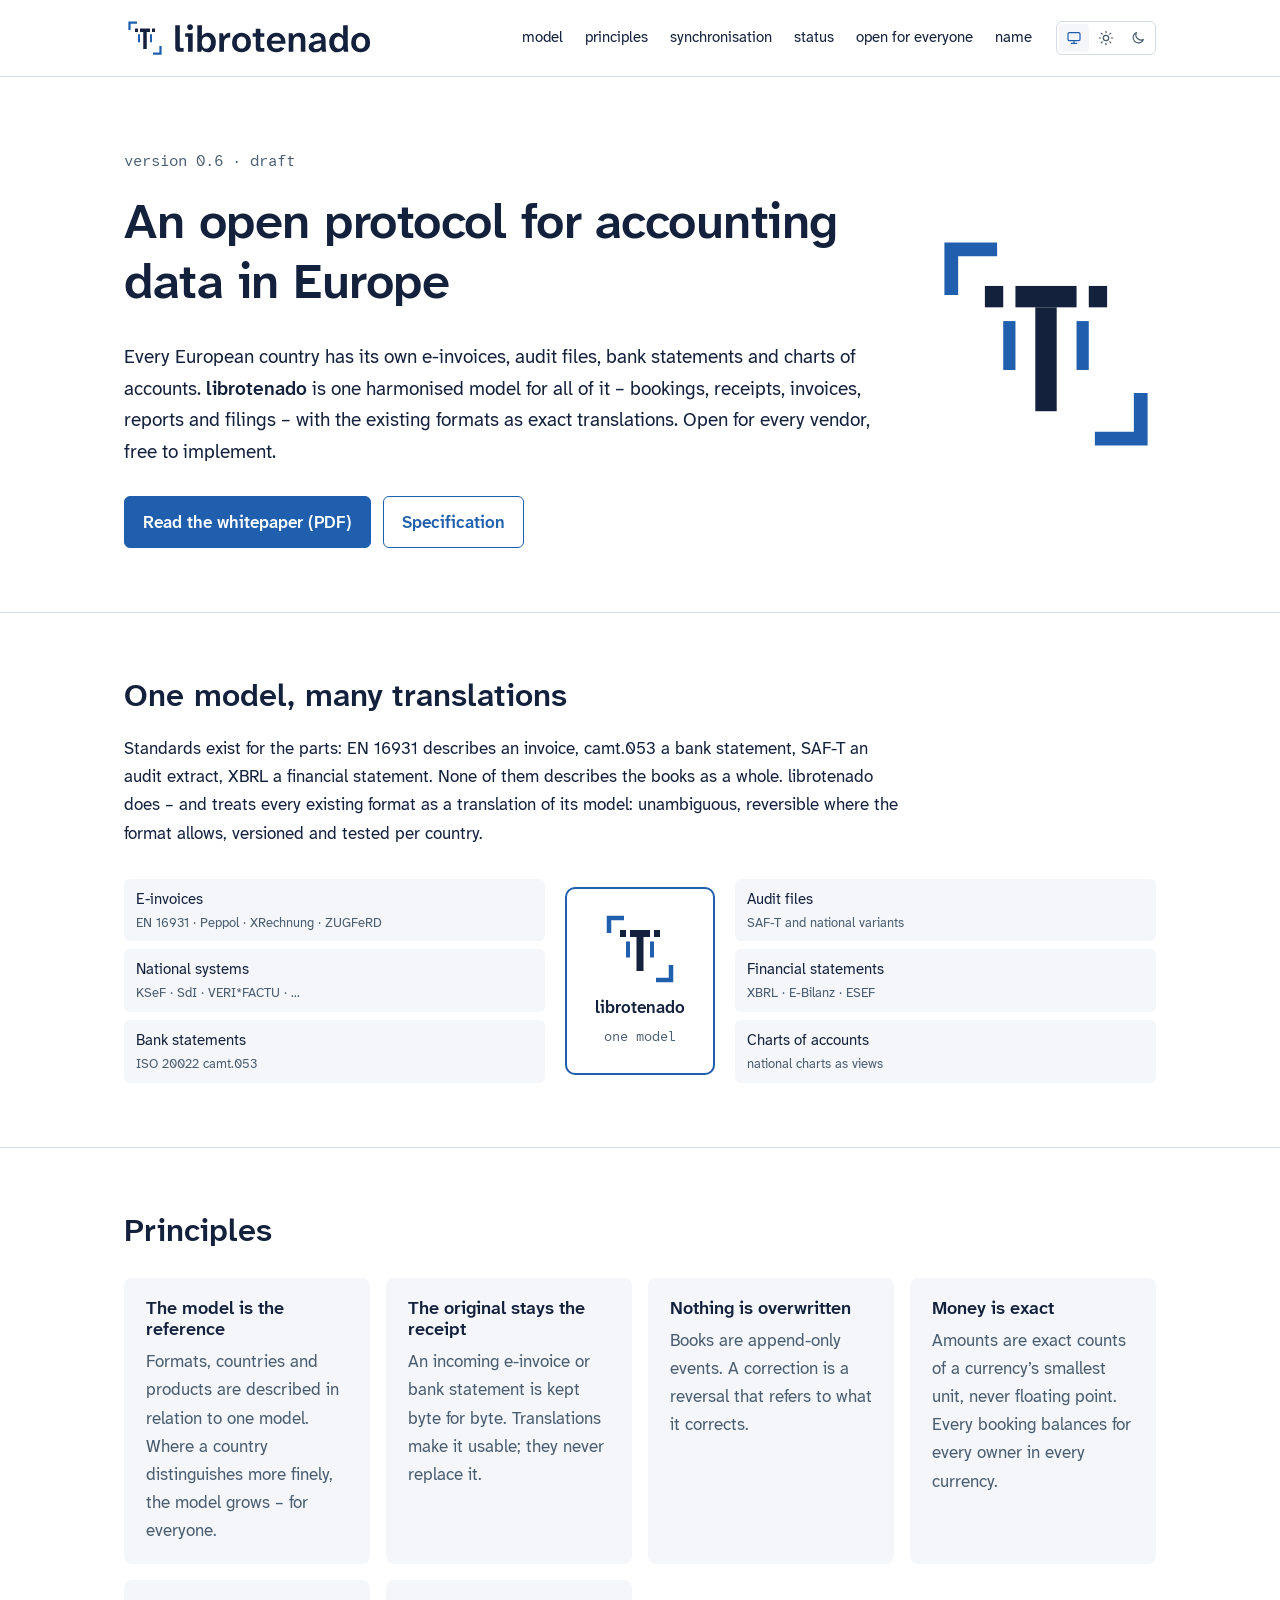
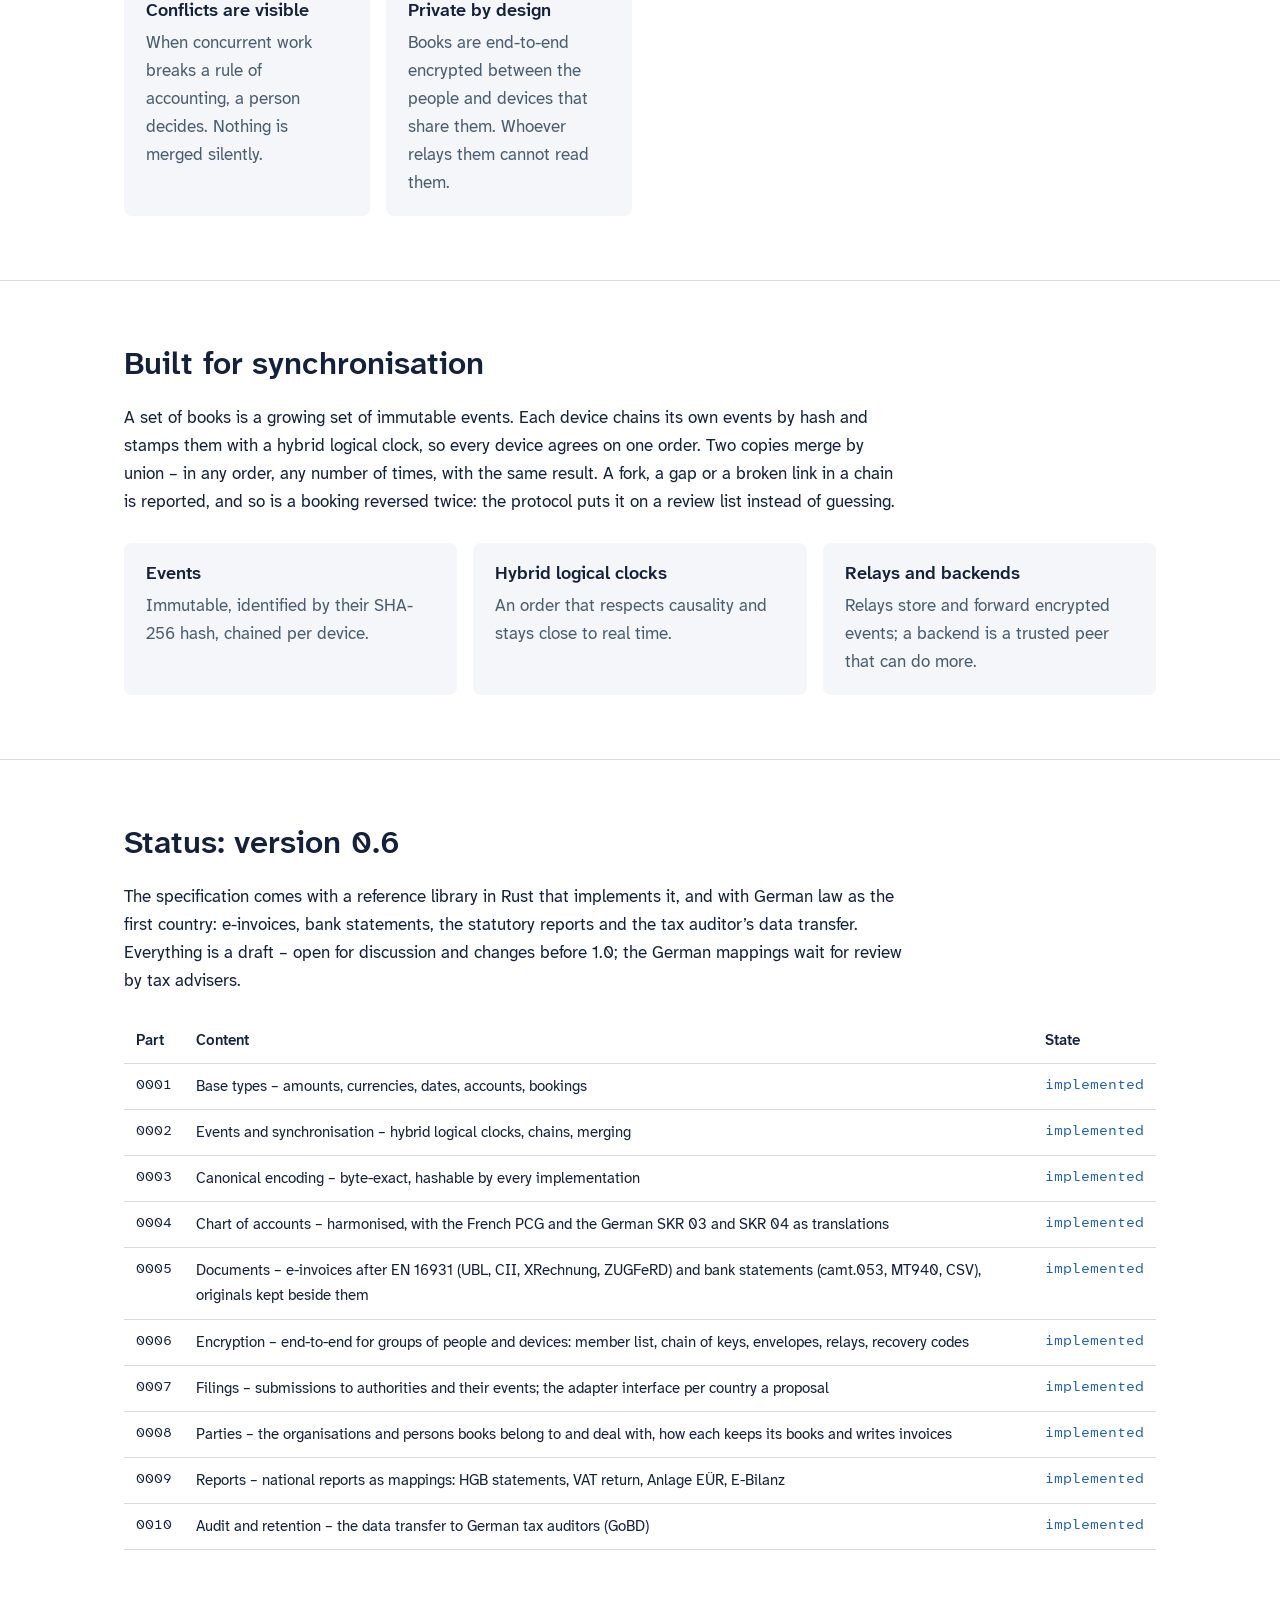
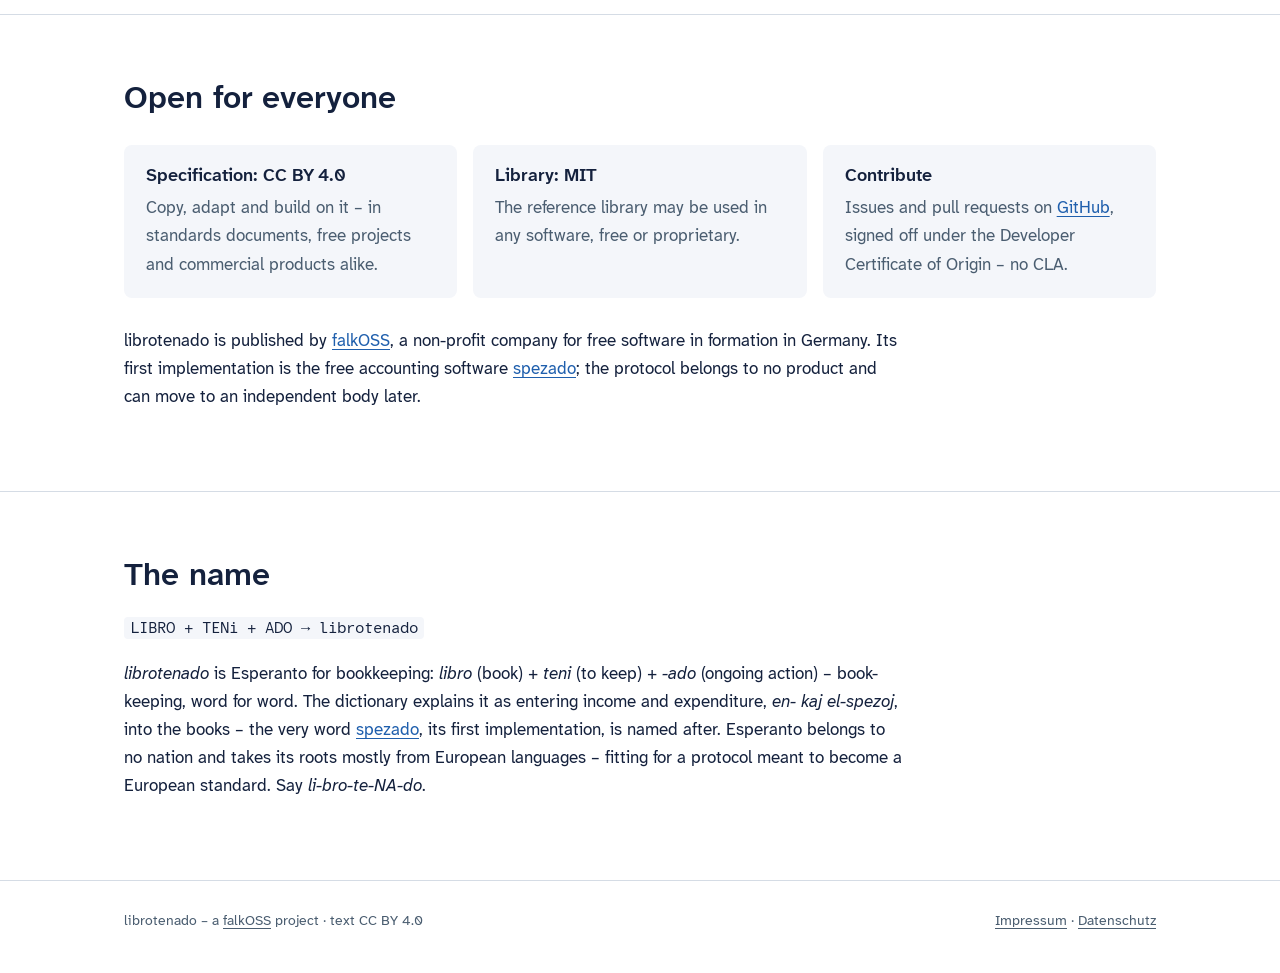
<file: index.html>
<!doctype html>
<html lang="en">
<head>
  <meta charset="utf-8">
  <meta name="viewport" content="width=device-width, initial-scale=1">
  <title>librotenado – open accounting protocol</title>
  <meta name="description" content="librotenado is an open protocol for accounting data in Europe: one harmonised model for bookings, receipts, invoices, reports and filings, with the existing European formats as translations. A falkOSS project.">
  <meta name="theme-color" content="#F4F6FA" media="(prefers-color-scheme: light)">
  <meta name="theme-color" content="#0E1729" media="(prefers-color-scheme: dark)">
  <link rel="canonical" href="https://librotenado.org/">
  <meta property="og:type" content="website">
  <meta property="og:url" content="https://librotenado.org/">
  <meta property="og:site_name" content="librotenado">
  <meta property="og:title" content="librotenado – open accounting protocol">
  <meta property="og:description" content="One harmonised model for accounting data in Europe – the existing formats as translations, open for everyone.">
  <meta property="og:image" content="https://librotenado.org/social.png">
  <meta property="og:image:width" content="1280">
  <meta property="og:image:height" content="640">
  <meta name="twitter:card" content="summary_large_image">
  <link rel="icon" href="favicon.ico" sizes="any">
  <link rel="icon" href="favicon.svg" type="image/svg+xml">
  <link rel="apple-touch-icon" href="apple-touch-icon.png">
  <link rel="manifest" href="site.webmanifest">
  <link rel="preload" href="assets/fonts/AtkinsonHyperlegibleNext-Regular.woff2" as="font" type="font/woff2" crossorigin>
  <link rel="preload" href="assets/fonts/AtkinsonHyperlegibleNext-SemiBold.woff2" as="font" type="font/woff2" crossorigin>
  <link rel="stylesheet" href="style.css">
  <script>
    // The visitor's choice of light or dark, if any; otherwise the system setting applies (style.css).
    try { const t = localStorage.getItem("theme"); if (t === "light" || t === "dark") document.documentElement.dataset.theme = t; } catch (e) {}
  </script>
</head>
<body>
  <header>
    <div class="wrap">
      <a class="home" href="./" aria-label="librotenado – home"><svg role="img" aria-label="librotenado" viewBox="-8 7.0 667.4 112.0"><style>.lt-i{fill:var(--logo-ink,#14213D)}.lt-a{fill:var(--logo-accent,#1F5FAD)}.lt-ac{stroke:var(--logo-accent,#1F5FAD)}.lt-s{fill:var(--logo-sub,#4A5D70)}@media (prefers-color-scheme: dark){.lt-i{fill:var(--logo-ink,#F4F6FA)}.lt-a{fill:var(--logo-accent,#7FB2F0)}.lt-ac{stroke:var(--logo-accent,#7FB2F0)}.lt-s{fill:var(--logo-sub,#A9B6C8)}}</style><g transform="translate(0.00 15.05) scale(1.33333)"><path d="M5 20 V5 H20 M67 52 V67 H52" fill="none" class="lt-ac" stroke-width="4.5"/><rect x="16" y="17" width="6" height="7" class="lt-i"/><rect x="26" y="17" width="20" height="7" class="lt-i"/><rect x="50" y="17" width="6" height="7" class="lt-i"/><rect x="32.5" y="24" width="7" height="34" class="lt-i"/><rect x="22" y="28.5" width="4" height="16" class="lt-a"/><rect x="46" y="28.5" width="4" height="16" class="lt-a"/></g><g transform="translate(122.88 0)"><path d="M20.200000000000003 100.0Q14.8 100.0 11.600000000000001 98.95Q8.4 97.9 7.1000000000000005 95.1Q5.800000000000001 92.3 5.800000000000001 87.0V29.200000000000003H18.0V84.3Q18.0 87.7 19.200000000000003 88.75Q20.400000000000002 89.8 24.200000000000003 89.8H28.1V100.0Z M40.0 100.0V59.8H32.300000000000004V50.4H52.300000000000004V100.0ZM45.400000000000006 41.699999999999996Q42.10000000000001 41.699999999999996 39.85000000000001 39.39999999999999Q37.6 37.099999999999994 37.6 33.89999999999999Q37.6 30.700000000000003 39.85000000000001 28.4Q42.10000000000001 26.099999999999994 45.400000000000006 26.099999999999994Q48.60000000000001 26.099999999999994 50.85000000000001 28.4Q53.10000000000001 30.700000000000003 53.10000000000001 33.89999999999999Q53.10000000000001 37.099999999999994 50.85000000000001 39.39999999999999Q48.60000000000001 41.699999999999996 45.400000000000006 41.699999999999996Z M92.5 101.2Q87.7 101.2 83.5 99.1Q79.30000000000001 97.0 77.0 92.9L74.9 100.0H64.7V29.200000000000003H77.0V57.599999999999994Q79.30000000000001 53.599999999999994 83.5 51.449999999999996Q87.7 49.3 92.5 49.3Q98.6 49.3 103.5 52.349999999999994Q108.4 55.4 111.25 61.150000000000006Q114.1 66.9 114.1 75.1Q114.1 83.2 111.25 89.05000000000001Q108.4 94.9 103.5 98.05000000000001Q98.6 101.2 92.5 101.2ZM88.80000000000001 91.4Q94.1 91.4 97.6 87.1Q101.1 82.8 101.1 75.1Q101.1 67.4 97.6 63.2Q94.1 59.0 88.80000000000001 59.0Q83.5 59.0 80.0 63.05Q76.5 67.1 76.5 75.2Q76.5 83.4 80.0 87.4Q83.5 91.4 88.80000000000001 91.4Z M123.4 100.0V50.4H132.9L135.60000000000002 59.5Q140.4 48.9 152.3 49.3V61.599999999999994Q143.5 61.099999999999994 139.60000000000002 64.8Q135.70000000000002 68.5 135.70000000000002 76.6V100.0Z M182.50000000000003 101.2Q176.10000000000002 101.2 170.3 98.45Q164.50000000000003 95.7 160.90000000000003 89.95Q157.3 84.2 157.3 75.2Q157.3 66.3 160.90000000000003 60.55Q164.50000000000003 54.8 170.3 52.05Q176.10000000000002 49.3 182.50000000000003 49.3Q188.8 49.3 194.60000000000002 52.05Q200.40000000000003 54.8 204.05 60.55Q207.70000000000002 66.3 207.70000000000002 75.2Q207.70000000000002 84.2 204.05 89.95Q200.40000000000003 95.7 194.60000000000002 98.45Q188.8 101.2 182.50000000000003 101.2ZM182.50000000000003 91.3Q185.8 91.3 188.65000000000003 89.69999999999999Q191.50000000000003 88.1 193.25000000000003 84.55Q195.00000000000003 81.0 195.00000000000003 75.2Q195.00000000000003 69.4 193.25000000000003 65.9Q191.50000000000003 62.4 188.65000000000003 60.75Q185.8 59.099999999999994 182.50000000000003 59.099999999999994Q179.10000000000002 59.099999999999994 176.25000000000003 60.75Q173.40000000000003 62.4 171.65000000000003 65.9Q169.90000000000003 69.4 169.90000000000003 75.2Q169.90000000000003 81.0 171.65000000000003 84.55Q173.40000000000003 88.1 176.25000000000003 89.69999999999999Q179.10000000000002 91.3 182.50000000000003 91.3Z M234.9 100.0Q229.4 100.0 226.25 99.0Q223.10000000000002 98.0 221.8 95.1Q220.5 92.2 220.5 86.7V59.9H212.20000000000002V50.4H220.5V38.0H232.8V50.4H243.3V59.9H232.8V83.8Q232.8 87.7 233.95000000000002 88.75Q235.10000000000002 89.8 238.60000000000002 89.8H243.3V100.0Z M275.90000000000003 101.2Q267.90000000000003 101.2 262.1 97.9Q256.3 94.6 253.15 88.75Q250.0 82.9 250.0 75.1Q250.0 67.19999999999999 253.4 61.39999999999999Q256.8 55.599999999999994 262.6 52.449999999999996Q268.40000000000003 49.3 275.5 49.3Q283.5 49.3 289.15 53.199999999999996Q294.8 57.099999999999994 297.6 63.75Q300.40000000000003 70.4 299.90000000000003 78.5H262.2Q262.8 83.3 265.0 86.1Q267.2 88.9 270.05 90.1Q272.90000000000003 91.3 275.7 91.3Q279.5 91.3 282.15 90.15Q284.8 89.0 286.40000000000003 87.1L296.70000000000005 90.6Q293.3 95.7 287.85 98.45Q282.40000000000003 101.2 275.90000000000003 101.2ZM262.2 70.3H288.0Q287.8 65.4 284.45000000000005 62.1Q281.1 58.8 275.7 58.8Q271.1 58.8 267.20000000000005 61.349999999999994Q263.3 63.9 262.2 70.3Z M308.40000000000003 100.0V50.4H318.6L320.7 57.4Q322.5 54.3 326.4 51.8Q330.3 49.3 336.3 49.3Q345.6 49.3 349.20000000000005 54.599999999999994Q352.8 59.9 352.8 69.3V100.0H340.6V72.5Q340.6 68.9 340.05 65.85Q339.5 62.8 337.6 60.9Q335.7 59.0 331.6 59.0Q320.7 59.0 320.7 73.9V100.0Z M378.6 101.2Q373.90000000000003 101.2 370.0 99.5Q366.1 97.8 363.8 94.55Q361.5 91.3 361.5 86.8Q361.5 80.9 365.6 77.30000000000001Q369.7 73.7 377.25 71.75Q384.8 69.8 395.2 68.9V67.6Q395.2 58.0 385.2 58.0Q381.40000000000003 58.0 378.85 59.7Q376.3 61.4 375.5 64.69999999999999L364.7 61.0Q367.0 55.8 372.45000000000005 52.55Q377.90000000000003 49.3 385.5 49.3Q396.1 49.3 401.45000000000005 54.099999999999994Q406.8 58.9 406.8 69.7V80.9Q406.8 86.4 407.3 91.5Q407.8 96.6 408.6 100.0H397.3L395.40000000000003 93.6Q390.5 101.2 378.6 101.2ZM382.7 92.4Q386.2 92.4 389.0 91.25Q391.8 90.1 393.5 87.3Q395.2 84.5 395.2 79.6V76.9Q385.2 77.7 379.8 79.75Q374.40000000000003 81.8 374.40000000000003 86.1Q374.40000000000003 89.0 376.65000000000003 90.7Q378.90000000000003 92.4 382.7 92.4Z M438.00000000000006 101.2Q431.90000000000003 101.2 427.0 98.05000000000001Q422.1 94.9 419.25 89.05000000000001Q416.40000000000003 83.2 416.40000000000003 75.1Q416.40000000000003 66.9 419.25 61.150000000000006Q422.1 55.4 427.0 52.349999999999994Q431.90000000000003 49.3 438.00000000000006 49.3Q442.80000000000007 49.3 447.00000000000006 51.449999999999996Q451.20000000000005 53.599999999999994 453.50000000000006 57.599999999999994V29.200000000000003H465.80000000000007V80.9Q465.80000000000007 84.1 466.05000000000007 89.1Q466.30000000000007 94.1 467.50000000000006 100.0H455.80000000000007L453.80000000000007 93.2Q451.00000000000006 97.2 446.9000000000001 99.2Q442.80000000000007 101.2 438.00000000000006 101.2ZM441.70000000000005 91.4Q447.00000000000006 91.4 450.50000000000006 87.4Q454.00000000000006 83.4 454.00000000000006 75.2Q454.00000000000006 67.1 450.50000000000006 63.05Q447.00000000000006 59.0 441.70000000000005 59.0Q436.40000000000003 59.0 432.90000000000003 63.2Q429.40000000000003 67.4 429.40000000000003 75.1Q429.40000000000003 82.8 432.90000000000003 87.1Q436.40000000000003 91.4 441.70000000000005 91.4Z M500.20000000000005 101.2Q493.80000000000007 101.2 488.00000000000006 98.45Q482.20000000000005 95.7 478.6 89.95Q475.00000000000006 84.2 475.00000000000006 75.2Q475.00000000000006 66.3 478.6 60.55Q482.20000000000005 54.8 488.00000000000006 52.05Q493.80000000000007 49.3 500.20000000000005 49.3Q506.50000000000006 49.3 512.3000000000001 52.05Q518.1 54.8 521.75 60.55Q525.4000000000001 66.3 525.4000000000001 75.2Q525.4000000000001 84.2 521.75 89.95Q518.1 95.7 512.3000000000001 98.45Q506.50000000000006 101.2 500.20000000000005 101.2ZM500.20000000000005 91.3Q503.50000000000006 91.3 506.35 89.69999999999999Q509.20000000000005 88.1 510.95000000000005 84.55Q512.7 81.0 512.7 75.2Q512.7 69.4 510.95000000000005 65.9Q509.20000000000005 62.4 506.35 60.75Q503.50000000000006 59.099999999999994 500.20000000000005 59.099999999999994Q496.80000000000007 59.099999999999994 493.95000000000005 60.75Q491.1000000000001 62.4 489.3500000000001 65.9Q487.6000000000001 69.4 487.6000000000001 75.2Q487.6000000000001 81.0 489.3500000000001 84.55Q491.1000000000001 88.1 493.95000000000005 89.69999999999999Q496.80000000000007 91.3 500.20000000000005 91.3Z" class="lt-i"/></g></svg></a>
      <nav aria-label="Sections">
        <a href="#model">model</a>
        <a href="#principles">principles</a>
        <a href="#sync">synchronisation</a>
        <a href="#status">status</a>
        <a href="#open">open for everyone</a>
        <a href="#name">name</a>
      </nav>
      <div class="theme" role="group" aria-label="Colour scheme" hidden>
        <button type="button" data-set-theme="auto" aria-pressed="true" title="Like the system">
          <svg viewBox="0 0 24 24" aria-hidden="true"><rect x="3" y="4" width="18" height="12" rx="2"/><path d="M8 20h8M12 16v4"/></svg><span class="sr">Like the system</span>
        </button>
        <button type="button" data-set-theme="light" aria-pressed="false" title="Light">
          <svg viewBox="0 0 24 24" aria-hidden="true"><circle cx="12" cy="12" r="4"/><path d="M12 2v2M12 20v2M4.9 4.9l1.4 1.4M17.7 17.7l1.4 1.4M2 12h2M20 12h2M4.9 19.1l1.4-1.4M17.7 6.3l1.4-1.4"/></svg><span class="sr">Light</span>
        </button>
        <button type="button" data-set-theme="dark" aria-pressed="false" title="Dark">
          <svg viewBox="0 0 24 24" aria-hidden="true"><path d="M20 14.5A8 8 0 0 1 9.5 4a8 8 0 1 0 10.5 10.5z"/></svg><span class="sr">Dark</span>
        </button>
      </div>
    </div>
  </header>

  <main>
    <div class="hero">
      <div class="wrap">
        <div>
          <p class="tag">version 0.6 · draft</p>
          <h1>An open protocol for accounting data in Europe</h1>
          <p class="lead">Every European country has its own e-invoices, audit files, bank statements and charts of
            accounts. <strong>librotenado</strong> is one harmonised model for all of it – bookings, receipts,
            invoices, reports and filings – with the existing formats as exact translations. Open for every vendor,
            free to implement.</p>
          <div class="buttons">
            <a class="button primary" href="librotenado-whitepaper.pdf">Read the whitepaper (PDF)</a>
            <a class="button" href="https://github.com/librotenado/librotenado/tree/main/spec">Specification</a>
          </div>
        </div>
        <div class="mark" aria-hidden="true"><svg aria-hidden="true" focusable="false" viewBox="0 0 72 72"><style>.lt-i{fill:var(--logo-ink,#14213D)}.lt-a{fill:var(--logo-accent,#1F5FAD)}.lt-ac{stroke:var(--logo-accent,#1F5FAD)}.lt-s{fill:var(--logo-sub,#4A5D70)}@media (prefers-color-scheme: dark){.lt-i{fill:var(--logo-ink,#F4F6FA)}.lt-a{fill:var(--logo-accent,#7FB2F0)}.lt-ac{stroke:var(--logo-accent,#7FB2F0)}.lt-s{fill:var(--logo-sub,#A9B6C8)}}</style><path d="M5 20 V5 H20 M67 52 V67 H52" fill="none" class="lt-ac" stroke-width="4.5"/><rect x="16" y="17" width="6" height="7" class="lt-i"/><rect x="26" y="17" width="20" height="7" class="lt-i"/><rect x="50" y="17" width="6" height="7" class="lt-i"/><rect x="32.5" y="24" width="7" height="34" class="lt-i"/><rect x="22" y="28.5" width="4" height="16" class="lt-a"/><rect x="46" y="28.5" width="4" height="16" class="lt-a"/></svg></div>
      </div>
    </div>

    <section id="model">
      <div class="wrap">
        <h2>One model, many translations</h2>
        <p>Standards exist for the parts: EN 16931 describes an invoice, camt.053 a bank statement, SAF-T an audit
          extract, XBRL a financial statement. None of them describes the books as a whole. librotenado does – and
          treats every existing format as a translation of its model: unambiguous, reversible where the format
          allows, versioned and tested per country.</p>
        <div class="formats">
          <ul aria-label="Formats in">
            <li>E-invoices<span>EN 16931 · Peppol · XRechnung · ZUGFeRD</span></li>
            <li>National systems<span>KSeF · SdI · VERI*FACTU · …</span></li>
            <li>Bank statements<span>ISO 20022 camt.053</span></li>
          </ul>
          <div class="core"><svg aria-hidden="true" focusable="false" viewBox="0 0 72 72"><style>.lt-i{fill:var(--logo-ink,#14213D)}.lt-a{fill:var(--logo-accent,#1F5FAD)}.lt-ac{stroke:var(--logo-accent,#1F5FAD)}.lt-s{fill:var(--logo-sub,#4A5D70)}@media (prefers-color-scheme: dark){.lt-i{fill:var(--logo-ink,#F4F6FA)}.lt-a{fill:var(--logo-accent,#7FB2F0)}.lt-ac{stroke:var(--logo-accent,#7FB2F0)}.lt-s{fill:var(--logo-sub,#A9B6C8)}}</style><path d="M5 20 V5 H20 M67 52 V67 H52" fill="none" class="lt-ac" stroke-width="4.5"/><rect x="16" y="17" width="6" height="7" class="lt-i"/><rect x="26" y="17" width="20" height="7" class="lt-i"/><rect x="50" y="17" width="6" height="7" class="lt-i"/><rect x="32.5" y="24" width="7" height="34" class="lt-i"/><rect x="22" y="28.5" width="4" height="16" class="lt-a"/><rect x="46" y="28.5" width="4" height="16" class="lt-a"/></svg><strong>librotenado</strong><span>one model</span></div>
          <ul aria-label="Formats out">
            <li>Audit files<span>SAF-T and national variants</span></li>
            <li>Financial statements<span>XBRL · E-Bilanz · ESEF</span></li>
            <li>Charts of accounts<span>national charts as views</span></li>
          </ul>
        </div>
      </div>
    </section>

    <section id="principles">
      <div class="wrap">
        <h2>Principles</h2>
        <div class="grid">
          <div class="cell"><h3>The model is the reference</h3><p>Formats, countries and products are described in relation to one model. Where a country distinguishes more finely, the model grows – for everyone.</p></div>
          <div class="cell"><h3>The original stays the receipt</h3><p>An incoming e-invoice or bank statement is kept byte for byte. Translations make it usable; they never replace it.</p></div>
          <div class="cell"><h3>Nothing is overwritten</h3><p>Books are append-only events. A correction is a reversal that refers to what it corrects.</p></div>
          <div class="cell"><h3>Money is exact</h3><p>Amounts are exact counts of a currency&rsquo;s smallest unit, never floating point. Every booking balances for every owner in every currency.</p></div>
          <div class="cell"><h3>Conflicts are visible</h3><p>When concurrent work breaks a rule of accounting, a person decides. Nothing is merged silently.</p></div>
          <div class="cell"><h3>Private by design</h3><p>Books are end-to-end encrypted between the people and devices that share them. Whoever relays them cannot read them.</p></div>
        </div>
      </div>
    </section>

    <section id="sync">
      <div class="wrap">
        <h2>Built for synchronisation</h2>
        <p>A set of books is a growing set of immutable events. Each device chains its own events by hash and stamps
          them with a hybrid logical clock, so every device agrees on one order. Two copies merge by union – in any
          order, any number of times, with the same result. A fork, a gap or a broken link in a chain is reported,
          and so is a booking reversed twice: the protocol puts it on a review list instead of guessing.</p>
        <div class="grid">
          <div class="cell"><h3>Events</h3><p>Immutable, identified by their SHA-256 hash, chained per device.</p></div>
          <div class="cell"><h3>Hybrid logical clocks</h3><p>An order that respects causality and stays close to real time.</p></div>
          <div class="cell"><h3>Relays and backends</h3><p>Relays store and forward encrypted events; a backend is a trusted peer that can do more.</p></div>
        </div>
      </div>
    </section>

    <section id="status">
      <div class="wrap">
        <h2>Status: version 0.6</h2>
        <p>The specification comes with a reference library in Rust that implements it, and with German law as the
          first country: e-invoices, bank statements, the statutory reports and the tax auditor&rsquo;s data transfer.
          Everything is a draft – open for discussion and changes before 1.0; the German mappings wait for review by
          tax advisers.</p>
        <table>
          <thead><tr><th>Part</th><th>Content</th><th>State</th></tr></thead>
          <tbody>
            <tr><td class="mono">0001</td><td>Base types – amounts, currencies, dates, accounts, bookings</td><td class="state done">implemented</td></tr>
            <tr><td class="mono">0002</td><td>Events and synchronisation – hybrid logical clocks, chains, merging</td><td class="state done">implemented</td></tr>
            <tr><td class="mono">0003</td><td>Canonical encoding – byte-exact, hashable by every implementation</td><td class="state done">implemented</td></tr>
            <tr><td class="mono">0004</td><td>Chart of accounts – harmonised, with the French PCG and the German SKR 03 and SKR 04 as translations</td><td class="state done">implemented</td></tr>
            <tr><td class="mono">0005</td><td>Documents – e-invoices after EN 16931 (UBL, CII, XRechnung, ZUGFeRD) and bank statements (camt.053, MT940, CSV), originals kept beside them</td><td class="state done">implemented</td></tr>
            <tr><td class="mono">0006</td><td>Encryption – end-to-end for groups of people and devices: member list, chain of keys, envelopes, relays, recovery codes</td><td class="state done">implemented</td></tr>
            <tr><td class="mono">0007</td><td>Filings – submissions to authorities and their events; the adapter interface per country a proposal</td><td class="state done">implemented</td></tr>
            <tr><td class="mono">0008</td><td>Parties – the organisations and persons books belong to and deal with, how each keeps its books and writes invoices</td><td class="state done">implemented</td></tr>
            <tr><td class="mono">0009</td><td>Reports – national reports as mappings: HGB statements, VAT return, Anlage EÜR, E-Bilanz</td><td class="state done">implemented</td></tr>
            <tr><td class="mono">0010</td><td>Audit and retention – the data transfer to German tax auditors (GoBD)</td><td class="state done">implemented</td></tr>
          </tbody>
        </table>
      </div>
    </section>

    <section id="open">
      <div class="wrap">
        <h2>Open for everyone</h2>
        <div class="grid">
          <div class="cell"><h3>Specification: CC BY 4.0</h3><p>Copy, adapt and build on it – in standards documents, free projects and commercial products alike.</p></div>
          <div class="cell"><h3>Library: MIT</h3><p>The reference library may be used in any software, free or proprietary.</p></div>
          <div class="cell"><h3>Contribute</h3><p>Issues and pull requests on <a href="https://github.com/librotenado">GitHub</a>, signed off under the Developer Certificate of Origin – no CLA.</p></div>
        </div>
        <p style="margin-top:28px">librotenado is published by <a href="https://falkoss.org">falkOSS</a>, a non-profit company for free
          software in formation in Germany. Its first implementation is the free accounting software <a href="https://spezado.app">spezado</a>; the
          protocol belongs to no product and can move to an independent body later.</p>
      </div>
    </section>

    <section id="name">
      <div class="wrap">
        <h2>The name</h2>
        <p><code>LIBRO + TENi + ADO → librotenado</code></p>
        <p><em>librotenado</em> is Esperanto for bookkeeping: <em>libro</em> (book) + <em>teni</em> (to keep) +
          <em>-ado</em> (ongoing action) – book-keeping, word for word. The dictionary explains it as entering income
          and expenditure, <em>en- kaj el-spezoj</em>, into the books – the very word
          <a href="https://spezado.app">spezado</a>, its first implementation, is named after. Esperanto belongs to no
          nation and takes its roots mostly from European languages – fitting for a protocol meant to become a European
          standard. Say <em>li-bro-te-NA-do</em>.</p>
      </div>
    </section>
  </main>

  <footer>
    <div class="wrap">
      <span>librotenado – a <a href="https://falkoss.org">falkOSS</a> project · text CC BY 4.0</span>
      <span><a href="https://falkoss.org/impressum.html">Impressum</a> · <a href="https://falkoss.org/datenschutz.html">Datenschutz</a></span>
    </div>
  </footer>

  <script>
    // Colour scheme switch: like the system (auto), light or dark – one click each. Stored in this browser only.
    // Hidden without JavaScript, where the page follows the system; the browser's theme colour follows the choice.
    (function () {
      const root = document.documentElement, group = document.querySelector(".theme");
      const buttons = group.querySelectorAll("[data-set-theme]");
      const metas = document.querySelectorAll('meta[name="theme-color"]');
      const systemDark = matchMedia("(prefers-color-scheme: dark)");
      const show = () => {
        const theme = root.dataset.theme || "auto";
        buttons.forEach((b) => b.setAttribute("aria-pressed", String(b.dataset.setTheme === theme)));
        const dark = theme === "dark" || (theme === "auto" && systemDark.matches);
        metas.forEach((m) => { m.removeAttribute("media"); m.content = dark ? "#0E1729" : "#F4F6FA"; });
      };
      buttons.forEach((b) => b.addEventListener("click", () => {
        const next = b.dataset.setTheme;
        if (next === "auto") delete root.dataset.theme; else root.dataset.theme = next;
        try { if (next === "auto") localStorage.removeItem("theme"); else localStorage.setItem("theme", next); } catch (e) {}
        show();
      }));
      systemDark.addEventListener("change", show);
      group.hidden = false;
      show();
    })();
  </script>
</body>
</html>
</file>
<file: style.css>
/* SPDX-License-Identifier: AGPL-3.0-or-later */
/* librotenado website. Colours and type from the brand kit (librotenado/brand). Light and dark: the system setting,
   or the visitor's choice (data-theme on <html>, set by the switch in the header). */

@font-face { font-family: "Atkinson Hyperlegible Next"; font-weight: 400; font-style: normal; font-display: swap;
  src: url("assets/fonts/AtkinsonHyperlegibleNext-Regular.woff2") format("woff2"); }
@font-face { font-family: "Atkinson Hyperlegible Next"; font-weight: 400; font-style: italic; font-display: swap;
  src: url("assets/fonts/AtkinsonHyperlegibleNext-Italic.woff2") format("woff2"); }
@font-face { font-family: "Atkinson Hyperlegible Next"; font-weight: 600; font-style: normal; font-display: swap;
  src: url("assets/fonts/AtkinsonHyperlegibleNext-SemiBold.woff2") format("woff2"); }
@font-face { font-family: "Atkinson Hyperlegible Mono"; font-weight: 400; font-style: normal; font-display: swap;
  src: url("assets/fonts/AtkinsonHyperlegibleMono-Regular.woff2") format("woff2"); }

:root {
  --bg: #FFFFFF;
  --surface: #F4F6FA;
  --text: #14213D;
  --muted: #4A5D70;
  --accent: #1F5FAD;
  --rule: #D5DCE5;
  --logo-ink: #14213D;
  --logo-accent: #1F5FAD;
  --logo-sub: #4A5D70;
  --sans: "Atkinson Hyperlegible Next", system-ui, -apple-system, "Segoe UI", sans-serif;
  --mono: "Atkinson Hyperlegible Mono", ui-monospace, "SF Mono", Menlo, Consolas, monospace;
  color-scheme: light;
}

@media (prefers-color-scheme: dark) {
  :root:not([data-theme="light"]) {
    --bg: #0E1729; --surface: #14213D; --text: #E4E9F1; --muted: #A9B6C8; --accent: #7FB2F0; --rule: #26355A;
    --logo-ink: #F4F6FA; --logo-accent: #7FB2F0; --logo-sub: #A9B6C8;
    color-scheme: dark;
  }
}

:root[data-theme="dark"] {
  --bg: #0E1729; --surface: #14213D; --text: #E4E9F1; --muted: #A9B6C8; --accent: #7FB2F0; --rule: #26355A;
  --logo-ink: #F4F6FA; --logo-accent: #7FB2F0; --logo-sub: #A9B6C8;
  color-scheme: dark;
}

* { box-sizing: border-box; }
html { -webkit-text-size-adjust: 100%; scroll-behavior: smooth; }
body { margin: 0; background: var(--bg); color: var(--text); font: 400 17px/1.65 var(--sans); }
a { color: var(--accent); text-underline-offset: 3px; }
a:hover { text-decoration-thickness: 2px; }
:focus-visible { outline: 2px solid var(--accent); outline-offset: 3px; }
code, .mono { font-family: var(--mono); font-size: 0.9em; }
code { background: var(--surface); padding: 1px 6px; border-radius: 4px; }
h1, h2, h3 { font-weight: 600; line-height: 1.2; margin: 0 0 0.6em; }
h1 { font-size: clamp(2rem, 5vw, 3.1rem); letter-spacing: -0.01em; }
h2 { font-size: clamp(1.5rem, 3vw, 2rem); }
h3 { font-size: 1.1rem; }
p { margin: 0 0 1em; }

.wrap { max-width: 1080px; margin: 0 auto; padding: 0 24px; }

/* header */
header { border-bottom: 1px solid var(--rule); }
header .wrap { display: flex; align-items: center; gap: 24px; min-height: 76px; }
header .home { display: block; line-height: 0; }
header .home svg { height: 42px; width: auto; }
nav { margin-left: auto; display: flex; gap: 22px; flex-wrap: wrap; }
nav a { color: var(--text); text-decoration: none; font-size: 0.95rem; }
nav a:hover { color: var(--accent); }
/* colour scheme switch: system, light, dark – one click each */
.theme { display: flex; gap: 2px; padding: 2px; border: 1px solid var(--rule); border-radius: 6px; }
.theme[hidden] { display: none; }
.theme button { appearance: none; display: grid; place-items: center; width: 30px; height: 28px; padding: 0; border: 0;
  border-radius: 4px; background: none; color: var(--muted); cursor: pointer; }
.theme button:hover { color: var(--text); }
.theme button[aria-pressed="true"] { background: var(--surface); color: var(--accent); }
.theme button:focus-visible { outline: 2px solid var(--accent); outline-offset: 1px; }
.theme svg { width: 16px; height: 16px; fill: none; stroke: currentColor; stroke-width: 1.8; stroke-linecap: round;
  stroke-linejoin: round; }
.sr { position: absolute; width: 1px; height: 1px; overflow: hidden; clip-path: inset(50%); white-space: nowrap; }

/* hero */
.hero { padding: 72px 0 64px; }
.hero .wrap { display: grid; grid-template-columns: 1fr auto; gap: 48px; align-items: center; }
.hero .mark svg { width: 220px; height: 220px; }
.lead { font-size: 1.2rem; color: var(--text); max-width: 40em; }
.tag { font-family: var(--mono); color: var(--muted); font-size: 0.95rem; margin-bottom: 1.2em; }
.buttons { display: flex; gap: 12px; flex-wrap: wrap; margin-top: 28px; }
.button { display: inline-block; padding: 11px 18px; border-radius: 6px; border: 1px solid var(--accent);
  text-decoration: none; font-weight: 600; }
.button.primary { background: var(--accent); color: var(--bg); }

/* sections */
section { padding: 64px 0; border-top: 1px solid var(--rule); }
section > .wrap > p { max-width: 46em; }
.grid { display: grid; grid-template-columns: repeat(auto-fit, minmax(240px, 1fr)); gap: 16px; margin-top: 28px; }
.cell { background: var(--surface); border-radius: 8px; padding: 20px 22px; }
.cell p { margin: 0; color: var(--muted); }
.cell h3 { margin-bottom: 0.4em; }

/* translations: formats around the model */
.formats { display: grid; grid-template-columns: 1fr auto 1fr; gap: 20px; align-items: center; margin-top: 32px; }
.formats ul { list-style: none; margin: 0; padding: 0; display: grid; gap: 8px; }
.formats li { background: var(--surface); border-radius: 6px; padding: 8px 12px; font-size: 0.95rem; }
.formats li span { display: block; color: var(--muted); font-size: 0.82rem; }
.formats .core { text-align: center; padding: 24px 28px; border: 2px solid var(--accent); border-radius: 10px; }
.formats .core svg { width: 72px; height: 72px; display: block; margin: 0 auto 8px; }
.formats .core strong { display: block; }
.formats .core span { font-family: var(--mono); color: var(--muted); font-size: 0.82rem; }

/* status table */
table { width: 100%; border-collapse: collapse; margin-top: 24px; font-size: 0.95rem; }
th, td { text-align: left; padding: 10px 12px; border-bottom: 1px solid var(--rule); vertical-align: top; }
th { font-weight: 600; }
td.state { font-family: var(--mono); font-size: 0.85rem; white-space: nowrap; }
td.state.done { color: var(--accent); }
td.state.open { color: var(--muted); }

/* footer */
footer { border-top: 1px solid var(--rule); padding: 28px 0 40px; color: var(--muted); font-size: 0.9rem; }
footer .wrap { display: flex; flex-wrap: wrap; gap: 12px 24px; justify-content: space-between; }
footer a { color: var(--muted); }

.legal { padding: 64px 24px; }

@media (max-width: 760px) {
  header .wrap { flex-wrap: wrap; gap: 12px 16px; padding-top: 14px; padding-bottom: 14px; }
  header .home svg { height: 34px; }
  nav { margin-left: 0; order: 3; width: 100%; gap: 16px; }
  .theme { margin-left: auto; }
  .hero { padding: 48px 0; }
  .hero .wrap { grid-template-columns: 1fr; }
  .hero .mark { display: none; }
  .formats { grid-template-columns: 1fr; }
  .formats .core { order: -1; }
  table, thead, tbody, tr, th, td { display: block; }
  thead { display: none; }
  td { border: none; padding: 2px 0; }
  tr { border-bottom: 1px solid var(--rule); padding: 10px 0; }
}

@media (prefers-reduced-motion: reduce) { html { scroll-behavior: auto; } }
</file>
